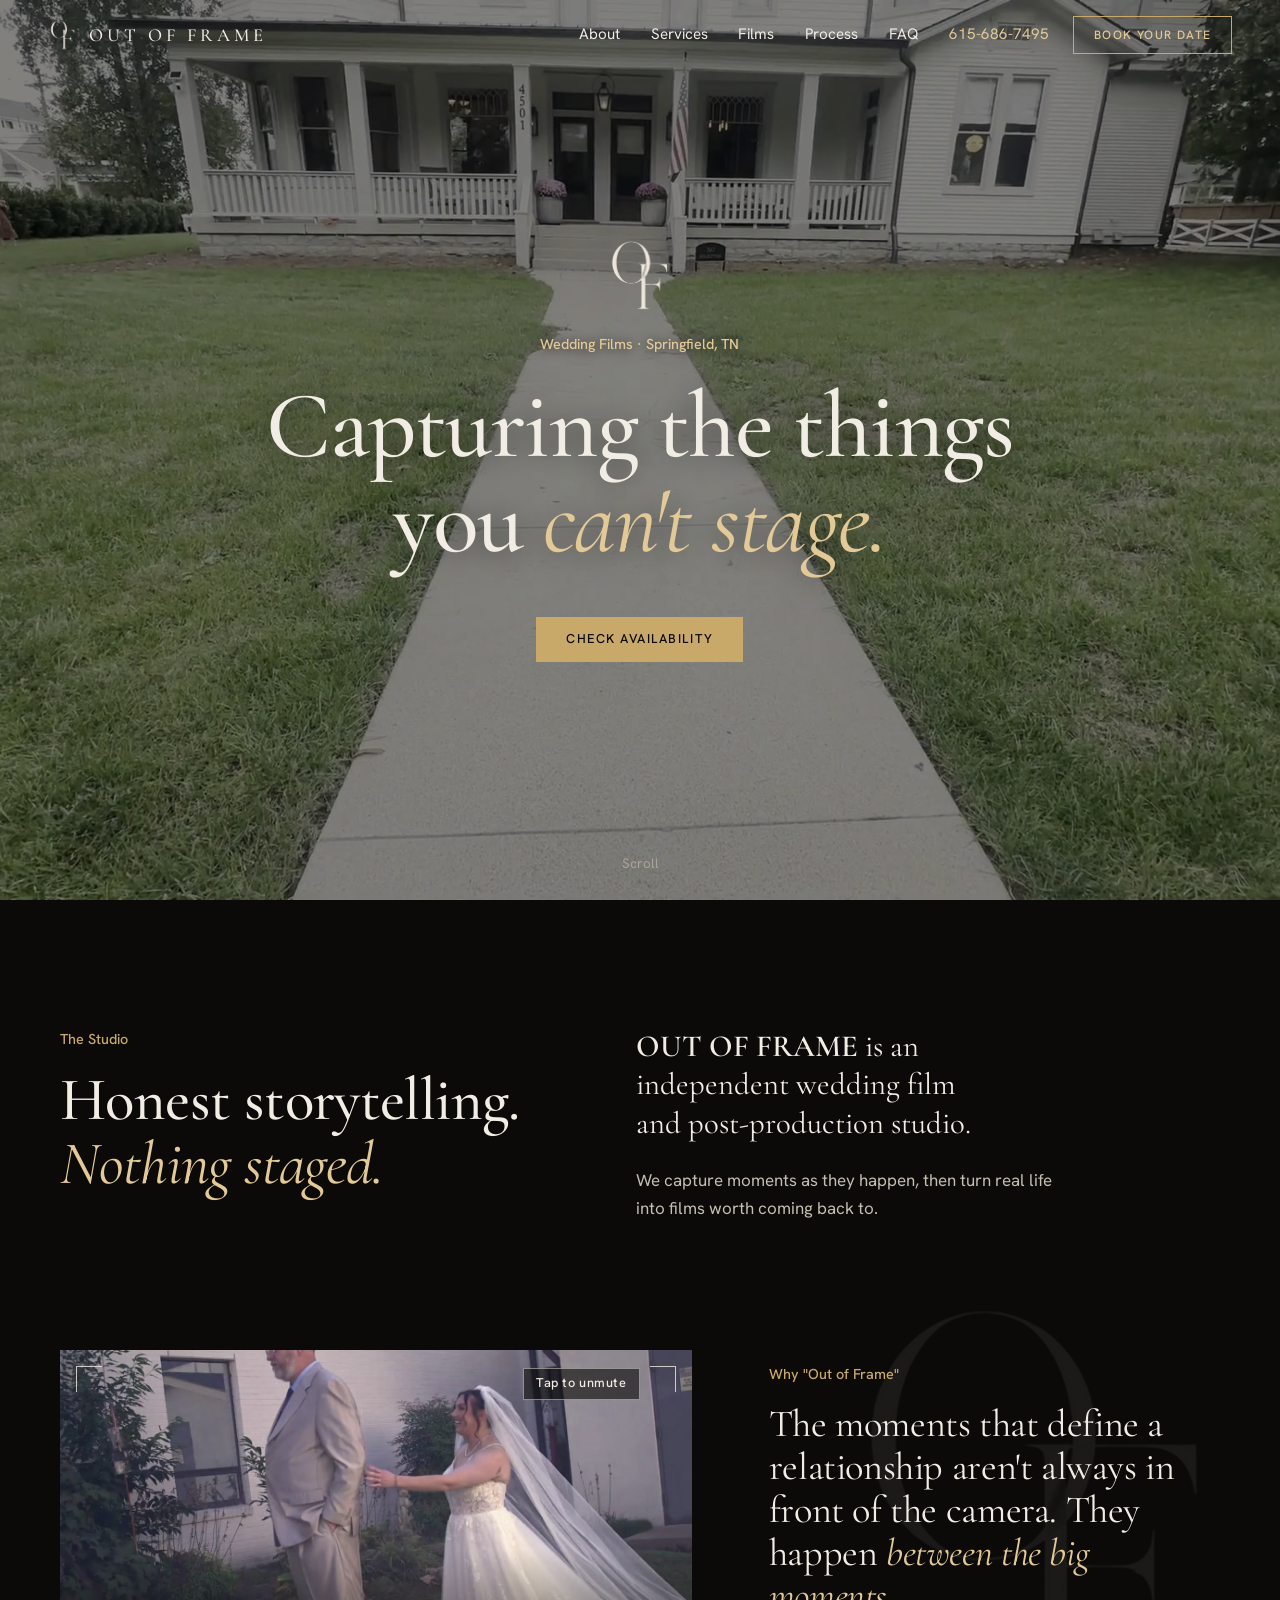
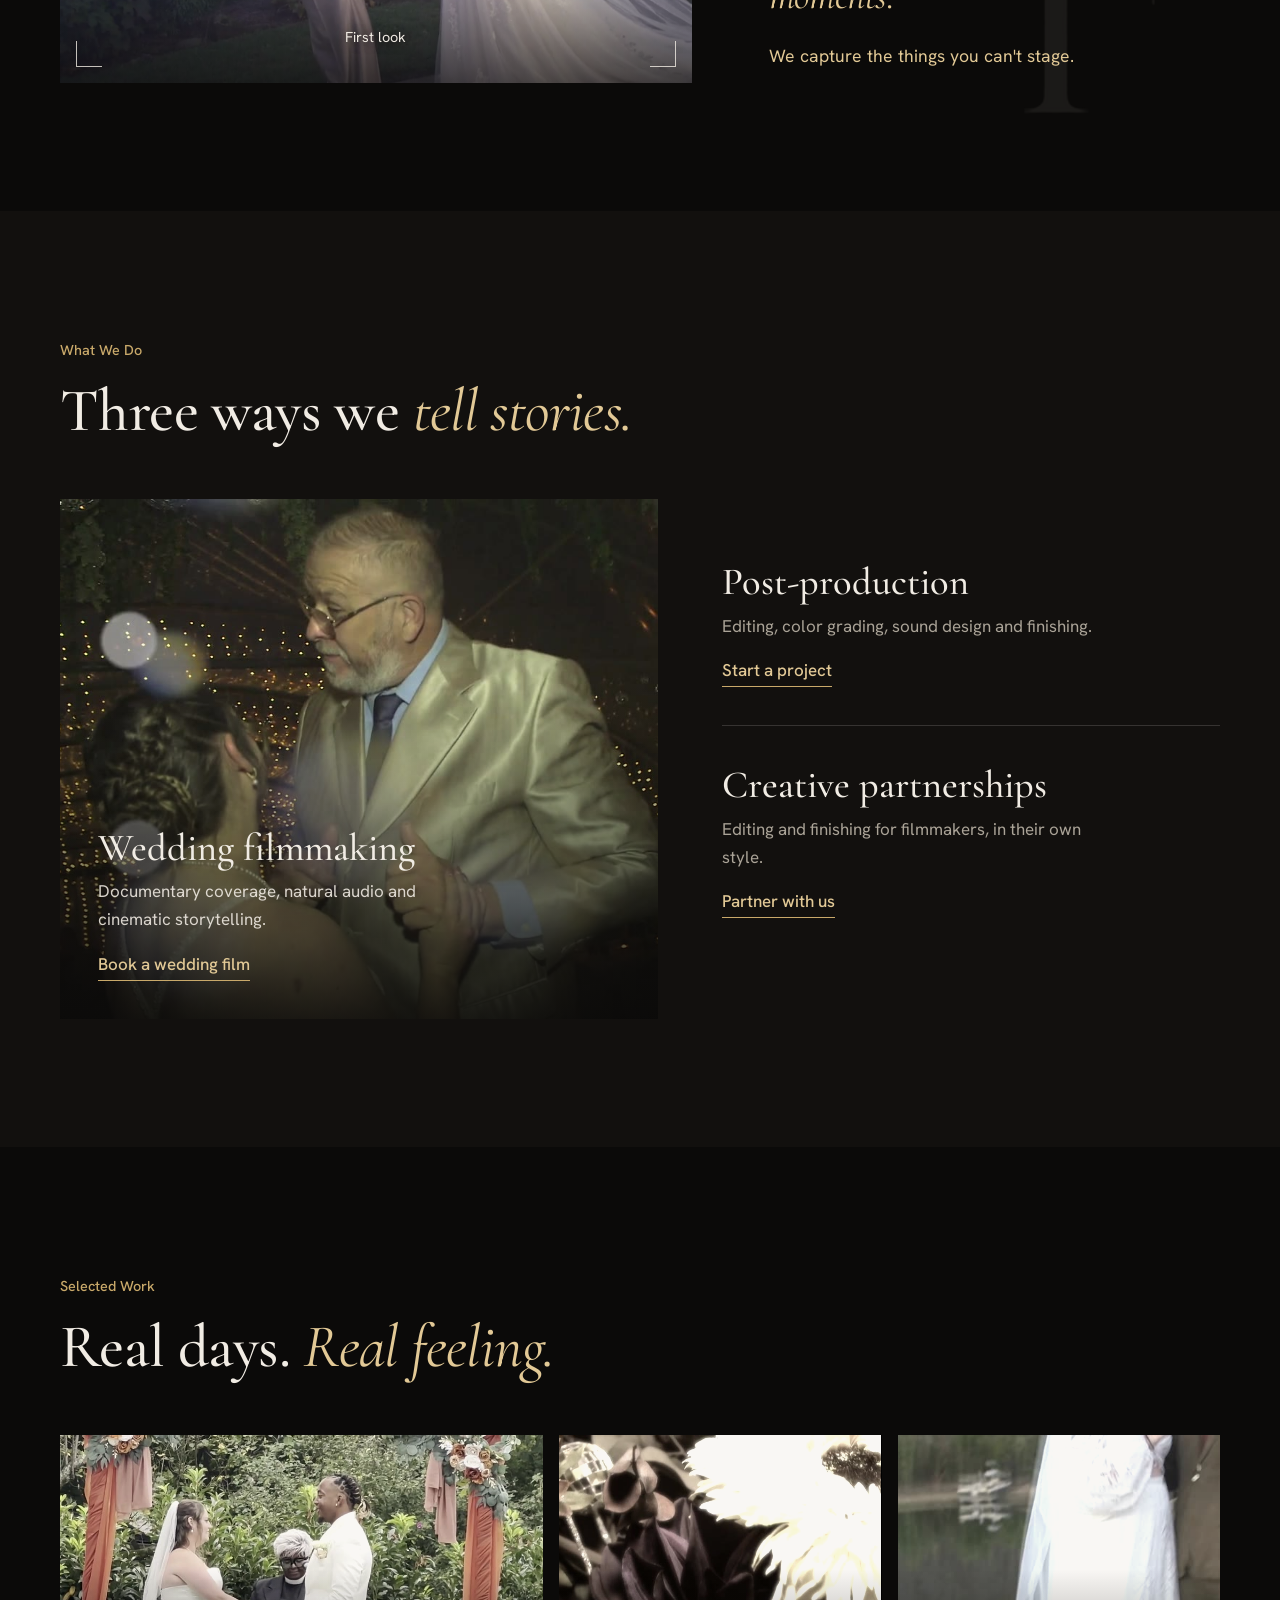
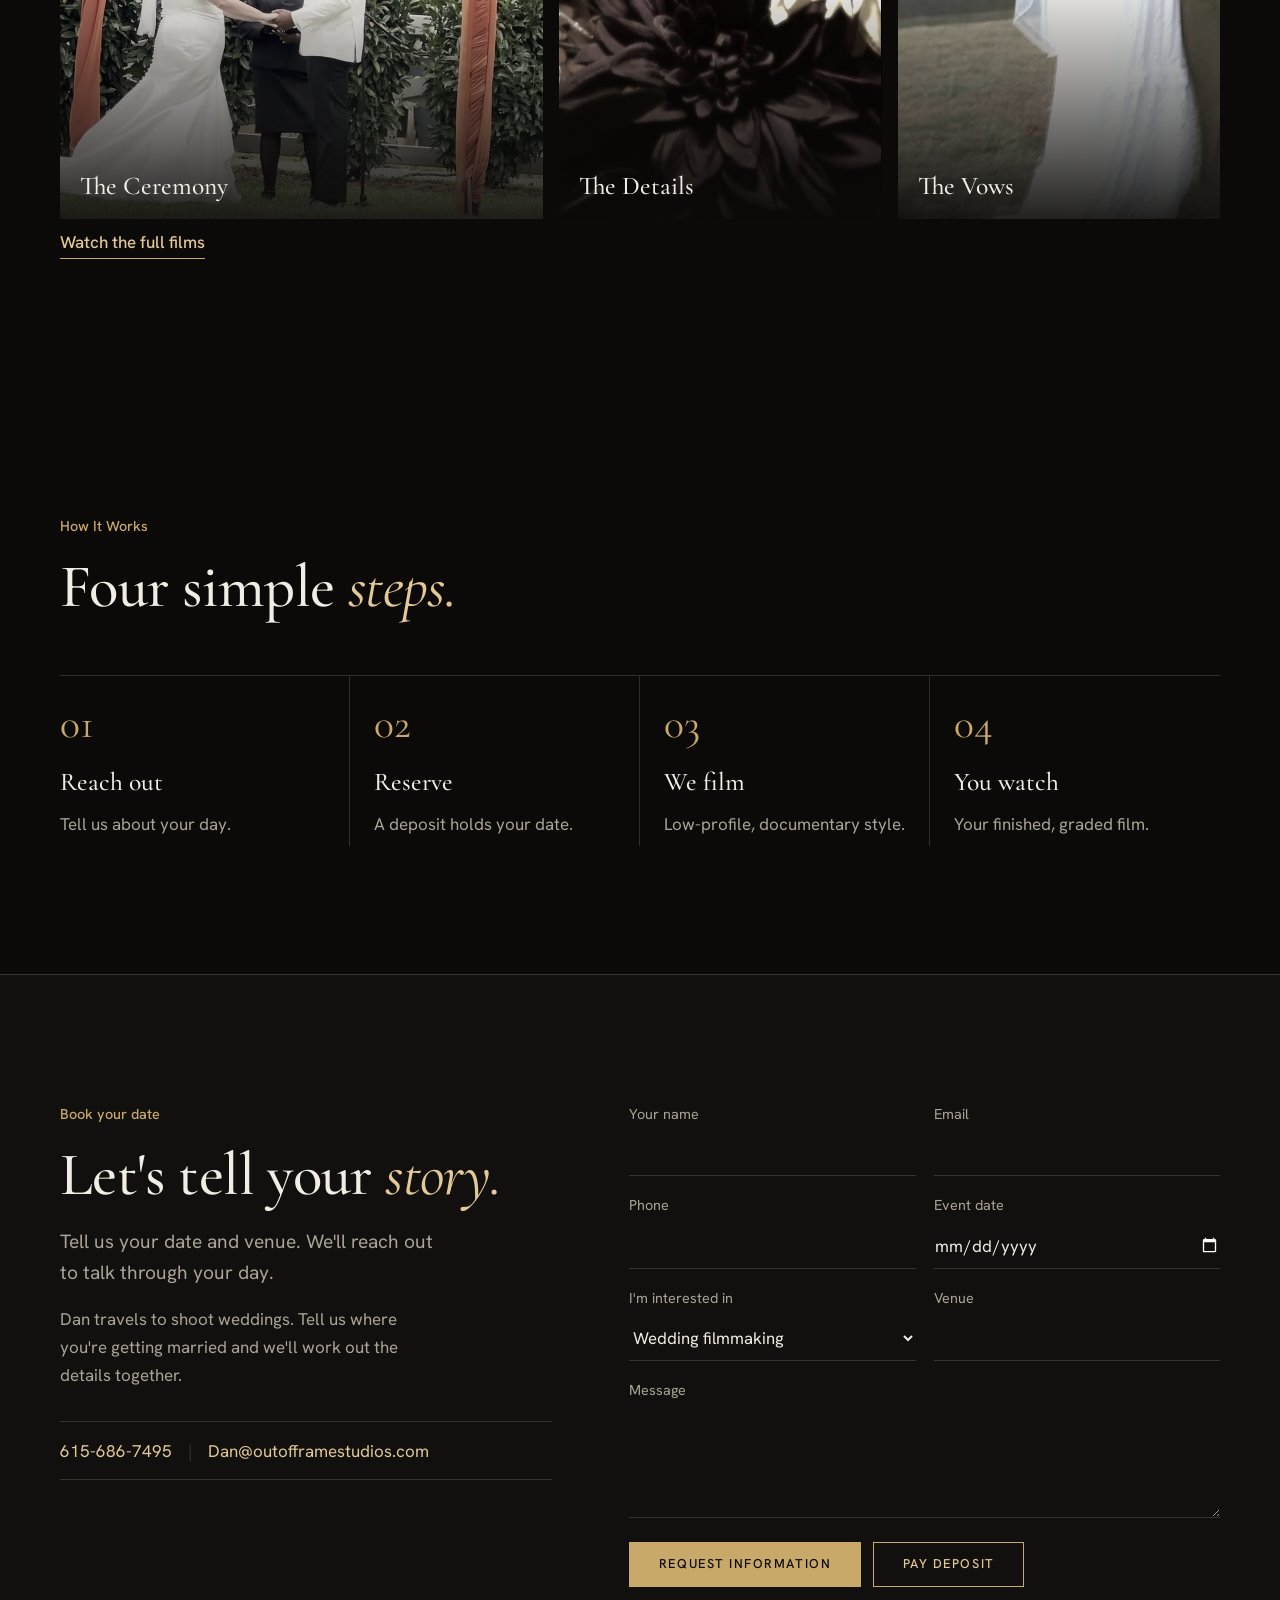
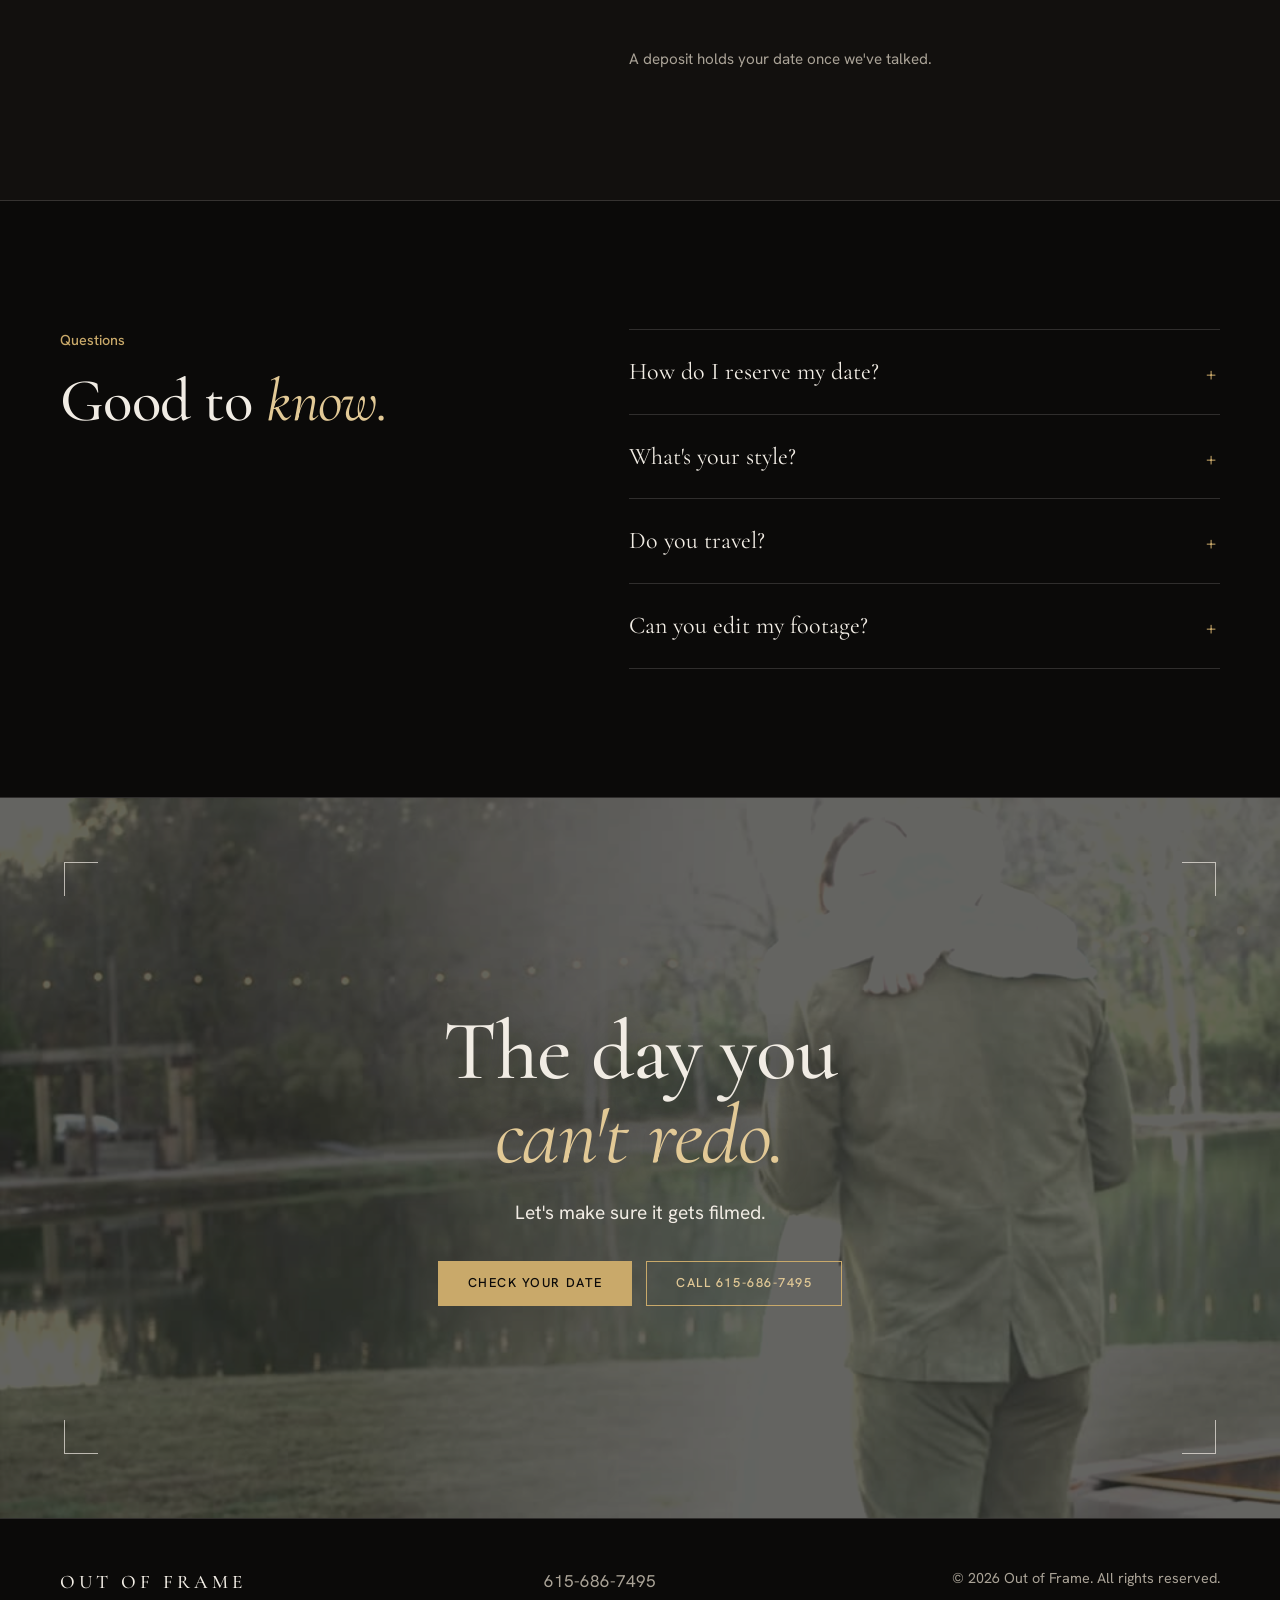
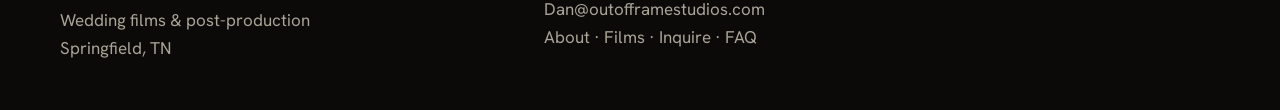
<file: index.html>
<!doctype html>
<html lang="en">
<head>
<meta charset="utf-8">
<meta name="viewport" content="width=device-width, initial-scale=1">
<title>Out of Frame | Wedding Films &amp; Post-Production</title>
<meta name="description" content="Independent wedding film and post-production studio in Springfield, TN. Honest, cinematic storytelling.">
<meta property="og:title" content="Out of Frame | Wedding Films & Post-Production">
<meta property="og:description" content="Capturing the things you can't stage. Wedding films and post-production, Springfield, TN.">
<meta property="og:image" content="https://outofframestudios.com/assets/og-image.jpg">
<meta property="og:image:width" content="1200">
<meta property="og:image:height" content="630">
<meta property="og:image:alt" content="A bride and groom walking through a field at sunset with the words Out of Frame, Wedding Films and Post Production">
<meta property="og:type" content="website">
<meta property="og:url" content="https://outofframestudios.com/">
<meta name="twitter:card" content="summary_large_image">
<meta name="twitter:image" content="https://outofframestudios.com/assets/og-image.jpg">
<meta name="theme-color" content="#0b0a09">
<link rel="icon" href="assets/logo-mark.png" type="image/png">
<link rel="preconnect" href="https://fonts.googleapis.com">
<link rel="preconnect" href="https://fonts.gstatic.com" crossorigin>
<link href="https://fonts.googleapis.com/css2?family=Cormorant+Garamond:ital,wght@0,400;0,500;1,400;1,500&family=Hanken+Grotesk:wght@400;500;600&display=swap" rel="stylesheet">
<link rel="stylesheet" href="css/styles.css">
<script type="application/ld+json">
{"@context":"https://schema.org","@type":"LocalBusiness","name":"Out of Frame","description":"Independent wedding film and post-production studio.","telephone":"+1-615-686-7495","email":"Dan@outofframestudios.com","address":{"@type":"PostalAddress","addressLocality":"Springfield","addressRegion":"TN","addressCountry":"US"}}
</script>
</head>
<body>

<header class="nav" id="nav">
  <a class="nav__logo" href="#top" aria-label="Out of Frame home">
    <img src="assets/logo-mark.png" alt="" width="30" height="33"><span>OUT OF FRAME</span>
  </a>
  <nav class="nav__links" id="navLinks" aria-label="Primary">
    <a href="about.html">About</a>
    <a href="#services">Services</a>
    <a href="films.html">Films</a>
    <a href="#process">Process</a>
    <a href="#faq">FAQ</a>
    <a class="nav__phone" href="tel:+16156867495" data-phone>615-686-7495</a>
  </nav>
  <a class="btn btn--sm nav__cta" href="#book">Book Your Date</a>
  <button class="nav__toggle" id="navToggle" aria-label="Menu" aria-expanded="false"><span></span><span></span></button>
</header>

<main id="top">

  <!-- HERO: sticky, focus-in on scroll -->
  <section class="hero" id="hero">
    <div class="hero__sticky">
      <div class="hero__bg" id="heroBg">
        <video class="hero__video" id="heroVideo" src="video/hero.mp4?v=3" poster="video/hero.jpg" autoplay muted loop playsinline preload="auto"></video>
      </div>
      <div class="hero__shade" id="heroShade"></div>

      <div class="hero__content" id="heroContent">
        <img class="hero__logo" src="assets/logo-mark.png" alt="Out of Frame monogram" width="84" height="93">
        <p class="eyebrow">Wedding Films · Springfield, TN</p>
        <h1 class="hero__title">Capturing the things<br>you <em>can't stage.</em></h1>
        <div class="hero__ctas">
          <a class="btn btn--solid" href="#book">Check Availability</a>
        </div>
      </div>

      <a class="hero__scroll" href="#story" id="heroScroll">Scroll</a>
    </div>
  </section>

  <!-- STORY -->
  <section class="section story" id="story">
    <div class="wrap story__grid">
      <div class="story__head reveal">
        <p class="eyebrow">The Studio</p>
        <h2 class="h2">Honest storytelling.<br><em>Nothing staged.</em></h2>
      </div>
      <div class="story__body reveal">
        <p class="lead"><strong>OUT OF FRAME</strong> is an independent wedding film and post-production studio.</p>
        <p>We capture moments as they happen, then turn real life into films worth coming back to.</p>
      </div>
    </div>

    <div class="wrap name reveal">
      <div class="name__media">
        <video src="video/first-look-2.mp4" poster="video/first-look-2.jpg" muted loop playsinline preload="metadata" aria-hidden="true"></video>
        <i></i><i></i><i></i><i></i>
        <span class="name__cap">First look</span>
        <button class="name__sound" id="soundBtn" type="button" aria-pressed="false">Tap to unmute</button>
      </div>
      <div class="name__copy">
        <img class="name__mark" src="assets/logo-mark.png" alt="" width="280" height="310">
        <p class="eyebrow">Why "Out of Frame"</p>
        <p class="name__text">The moments that define a relationship aren't always in front of the camera. They happen <em>between the big moments.</em></p>
        <p class="name__close">We capture the things you can't stage.</p>
      </div>
    </div>
  </section>

  <!-- SERVICES -->
  <section class="section services" id="services">
    <div class="wrap">
      <div class="section__head reveal">
        <p class="eyebrow">What We Do</p>
        <h2 class="h2">Three ways we <em>tell stories.</em></h2>
      </div>
      <div class="svc">
        <article class="svc__card--lg reveal">
          <div class="svc__clip" data-src="video/posey-dance.mp4" data-poster="video/posey-dance.jpg"></div>
          <div class="svc__text">
            <h3>Wedding filmmaking</h3>
            <p>Documentary coverage, natural audio and cinematic storytelling.</p>
            <a class="link" href="#book">Book a wedding film</a>
          </div>
        </article>
        <div class="svc__rows">
          <article class="svc__row reveal">
            <h3>Post-production</h3>
            <p>Editing, color grading, sound design and finishing.</p>
            <a class="link" href="#book">Start a project</a>
          </article>
          <article class="svc__row reveal">
            <h3>Creative partnerships</h3>
            <p>Editing and finishing for filmmakers, in their own style.</p>
            <a class="link" href="#book">Partner with us</a>
          </article>
        </div>
      </div>
    </div>
  </section>

  <!-- FILMS -->
  <section class="section films" id="films">
    <div class="wrap">
      <div class="section__head reveal">
        <p class="eyebrow">Selected Work</p>
        <h2 class="h2">Real days. <em>Real feeling.</em></h2>
      </div>

      <div class="reel" id="reel"></div>
      <p class="films-more"><a class="link" href="films.html">Watch the full films</a></p>
    </div>
  </section>

  <!-- PROCESS -->
  <section class="section process" id="process">
    <div class="wrap">
      <div class="section__head reveal">
        <p class="eyebrow">How It Works</p>
        <h2 class="h2">Four simple <em>steps.</em></h2>
      </div>
      <ol class="steps">
        <li class="reveal"><b>01</b><h3>Reach out</h3><p>Tell us about your day.</p></li>
        <li class="reveal"><b>02</b><h3>Reserve</h3><p>A deposit holds your date.</p></li>
        <li class="reveal"><b>03</b><h3>We film</h3><p>Low-profile, documentary style.</p></li>
        <li class="reveal"><b>04</b><h3>You watch</h3><p>Your finished, graded film.</p></li>
      </ol>
    </div>
  </section>

  <!-- BOOK -->
  <section class="section book" id="book">
    <div class="wrap book__grid">
      <div class="book__intro reveal">
        <p class="eyebrow">Book your date</p>
        <h2 class="h2">Let's tell your <em>story.</em></h2>
        <p class="lead">Tell us your date and venue. We'll reach out to talk through your day.</p>
        <p class="book__travel">Dan travels to shoot weddings. Tell us where you're getting married and we'll work out the details together.</p>

        <p class="book__contact"><a href="tel:+16156867495" data-phone>615-686-7495</a><span aria-hidden="true">|</span><a href="mailto:Dan@outofframestudios.com">Dan@outofframestudios.com</a></p>
      </div>

      <form class="form reveal" id="inquiryForm" novalidate>
        <div class="form__row">
          <label>Your name<input name="name" required autocomplete="name"></label>
          <label>Email<input name="email" type="email" required autocomplete="email"></label>
        </div>
        <div class="form__row">
          <label>Phone<input name="phone" type="tel" autocomplete="tel"></label>
          <label>Event date<input name="date" type="date"></label>
        </div>
        <div class="form__row">
          <label>I'm interested in
            <select name="service">
              <option>Wedding filmmaking</option>
              <option>Special event film</option>
              <option>Post-production / editing</option>
              <option>Creative partnership</option>
            </select>
          </label>
          <label>Venue<input name="venue"></label>
        </div>
        <label>Message<textarea name="message" rows="4"></textarea></label>
        <input type="text" name="_gotcha" tabindex="-1" autocomplete="off" class="hp" aria-hidden="true">
        <div class="form__actions">
          <button class="btn btn--solid" type="submit">Request Information</button>
          <a class="btn" id="depositBtn" href="#" target="_blank" rel="noopener">Pay Deposit</a>
        </div>
        <p class="form__status" id="formStatus" role="status"></p>
        <p class="form__deposit">A deposit holds your date once we've talked.</p>
      </form>
    </div>
  </section>

  <!-- FAQ -->
  <section class="section faq" id="faq">
    <div class="wrap faq__grid">
      <div class="reveal">
        <p class="eyebrow">Questions</p>
        <h2 class="h2">Good to <em>know.</em></h2>
      </div>
      <div class="acc reveal">
        <details><summary>How do I reserve my date?</summary><p>Send an inquiry, then place a deposit. Your date is held once it's received.</p></details>
        <details><summary>What's your style?</summary><p>Documentary and low-profile. Natural audio, real emotion, no forced poses.</p></details>
        <details><summary>Do you travel?</summary><p>Yes. Dan travels to shoot weddings, and the details can be worked out together. Reach out with your location.</p></details>
        <details><summary>Can you edit my footage?</summary><p>Yes. We edit, grade and finish for other filmmakers.</p></details>
      </div>
    </div>
  </section>

  <section class="closing" id="closing">
    <div class="closing__sticky">
    <div class="closing__bg"><video src="video/percy-sunset.mp4?v=2" poster="video/percy-sunset.jpg?v=2" muted loop playsinline preload="metadata" aria-hidden="true"></video></div>
    <div class="closing__frame" aria-hidden="true"><i></i><i></i><i></i><i></i></div>
    <div class="wrap closing__inner">
      <h2 class="closing__title">The day you<br><em>can't redo.</em></h2>
      <p class="closing__sub">Let's make sure it gets filmed.</p>
      <div class="hero__ctas">
        <a class="btn btn--solid" href="#book">Check Your Date</a>
        <a class="btn" href="tel:+16156867495" data-phone-btn>Call 615-686-7495</a>
      </div>
    </div>
    </div>
  </section>
</main>

<footer class="footer">
  <div class="wrap footer__grid">
    <div><b class="footer__brand">OUT OF FRAME</b><p>Wedding films &amp; post-production<br>Springfield, TN</p></div>
    <div><p><a href="tel:+16156867495" data-phone>615-686-7495</a></p><p><a href="mailto:Dan@outofframestudios.com">Dan@outofframestudios.com</a></p><p><a href="about.html">About</a> · <a href="films.html">Films</a> · <a href="#book">Inquire</a> · <a href="#faq">FAQ</a></p></div>
    <p class="footer__copy">© <span id="yr"></span> Out of Frame. All rights reserved.</p>
  </div>
</footer>

<!-- Film modal -->
<div class="modal" id="modal" hidden>
  <button class="modal__close" id="modalClose" aria-label="Close">×</button>
  <div class="modal__frame" id="modalFrame"></div>
</div>

<script src="js/config.js"></script>
<script src="js/main.js"></script>
</body>
</html>
</file>
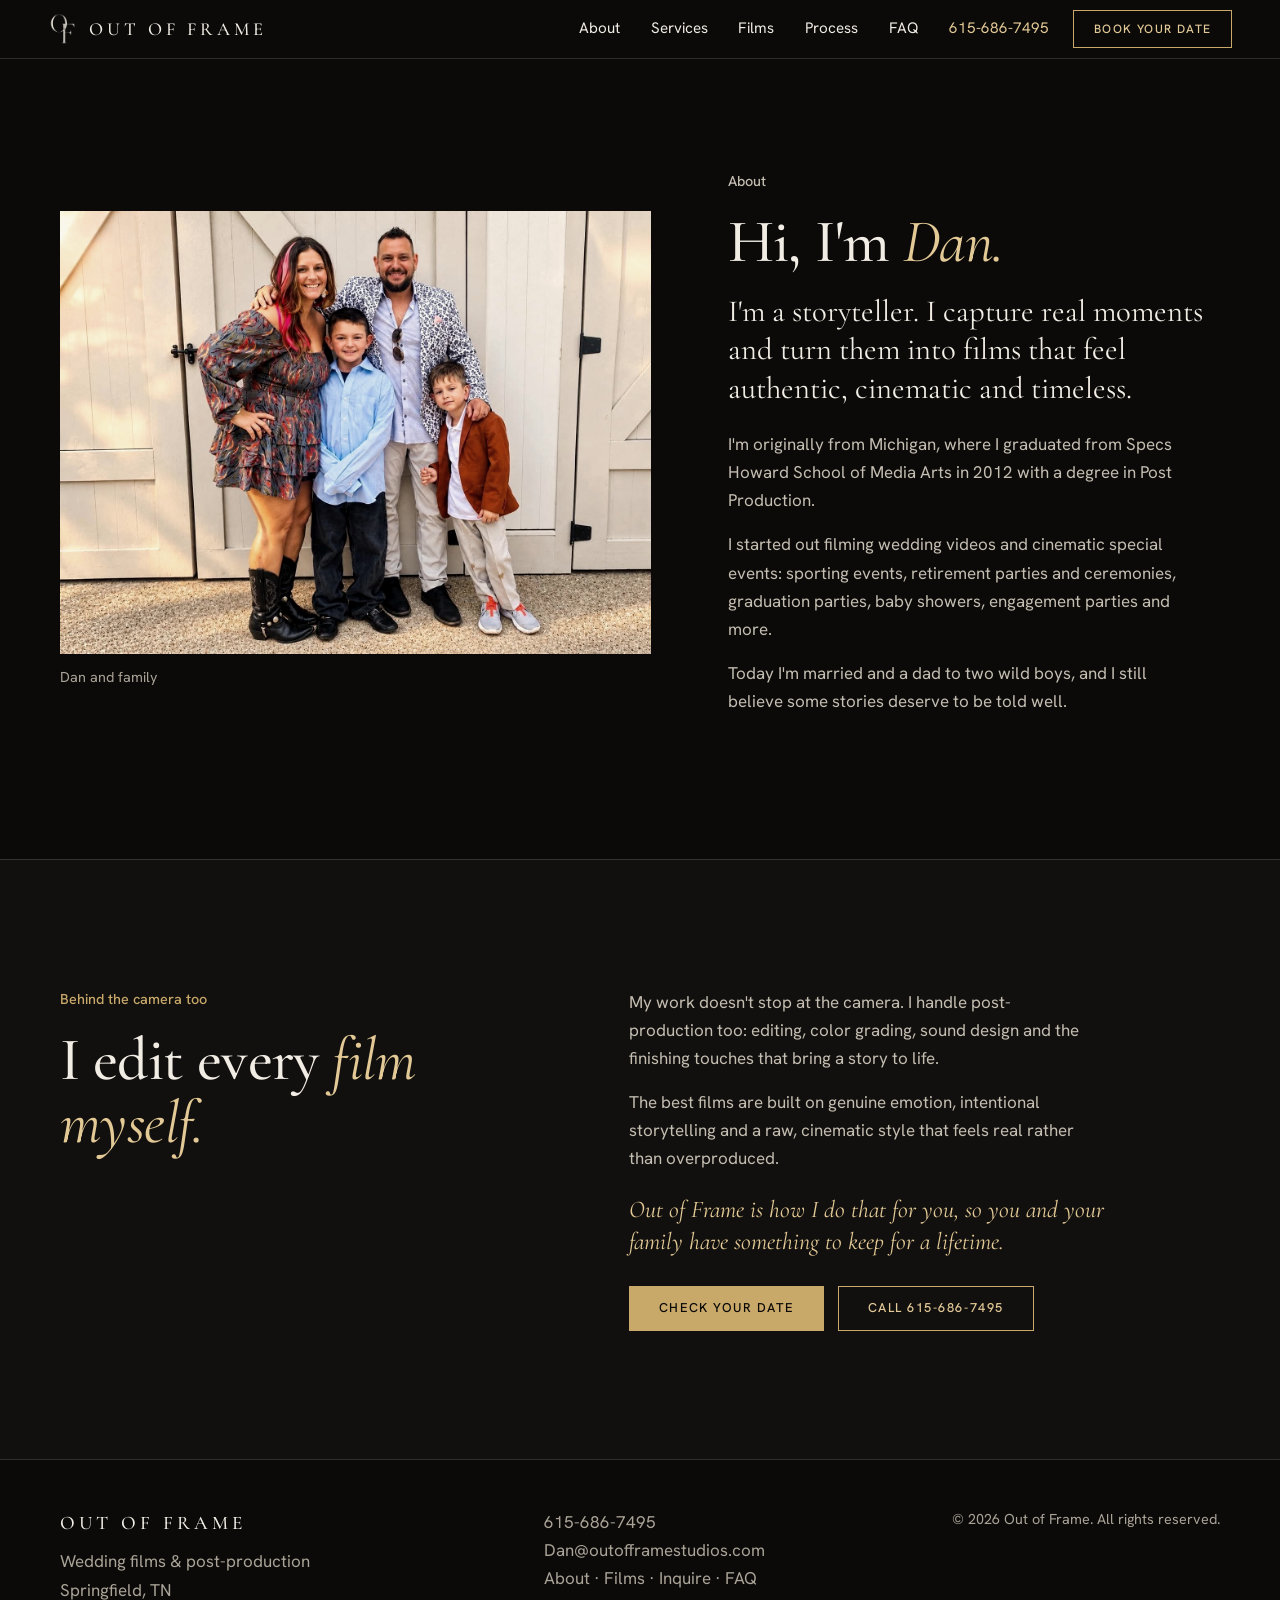
<file: about.html>
<!doctype html>
<html lang="en">
<head>
<meta charset="utf-8">
<meta name="viewport" content="width=device-width, initial-scale=1">
<title>About Dan | Out of Frame</title>
<meta name="description" content="Dan is the filmmaker and editor behind Out of Frame in Springfield, TN. Originally from Michigan, with a degree in Post Production and a focus on real, cinematic wedding films.">
<meta property="og:title" content="About Dan | Out of Frame">
<meta property="og:description" content="The filmmaker and editor behind Out of Frame, Springfield, TN.">
<meta property="og:image" content="https://outofframestudios.com/assets/og-image.jpg">
<meta property="og:image:width" content="1200">
<meta property="og:image:height" content="630">
<meta property="og:image:alt" content="A bride and groom walking through a field at sunset with the words Out of Frame, Wedding Films and Post Production">
<meta property="og:type" content="website">
<meta property="og:url" content="https://outofframestudios.com/about">
<meta name="twitter:card" content="summary_large_image">
<meta name="twitter:image" content="https://outofframestudios.com/assets/og-image.jpg">
<meta name="theme-color" content="#0b0a09">
<link rel="icon" href="assets/logo-mark.png" type="image/png">
<link rel="preconnect" href="https://fonts.googleapis.com">
<link rel="preconnect" href="https://fonts.gstatic.com" crossorigin>
<link href="https://fonts.googleapis.com/css2?family=Cormorant+Garamond:ital,wght@0,400;0,500;1,400;1,500&family=Hanken+Grotesk:wght@400;500;600&display=swap" rel="stylesheet">
<link rel="stylesheet" href="css/styles.css">
</head>
<body>

<header class="nav is-solid" id="nav">
  <a class="nav__logo" href="index.html" aria-label="Out of Frame home">
    <img src="assets/logo-mark.png" alt="" width="30" height="33"><span>OUT OF FRAME</span>
  </a>
  <nav class="nav__links" id="navLinks" aria-label="Primary">
    <a href="about.html" aria-current="page">About</a>
    <a href="index.html#services">Services</a>
    <a href="films.html">Films</a>
    <a href="index.html#process">Process</a>
    <a href="index.html#faq">FAQ</a>
    <a class="nav__phone" href="tel:+16156867495" data-phone>615-686-7495</a>
  </nav>
  <a class="btn btn--sm nav__cta" href="index.html#book">Book Your Date</a>
  <button class="nav__toggle" id="navToggle" aria-label="Menu" aria-expanded="false"><span></span><span></span></button>
</header>

<main>
  <section class="section about">
    <div class="wrap about__grid">
      <figure class="about__photo reveal">
        <img src="assets/dan-family.jpg" alt="Dan with his family" width="1448" height="1086">
        <figcaption>Dan and family</figcaption>
      </figure>

      <div class="about__copy reveal">
        <p class="eyebrow">About</p>
        <h1 class="h2">Hi, I'm <em>Dan.</em></h1>
        <p class="lead">I'm a storyteller. I capture real moments and turn them into films that feel authentic, cinematic and timeless.</p>
        <p>I'm originally from Michigan, where I graduated from Specs Howard School of Media Arts in 2012 with a degree in Post Production.</p>
        <p>I started out filming wedding videos and cinematic special events: sporting events, retirement parties and ceremonies, graduation parties, baby showers, engagement parties and more.</p>
        <p>Today I'm married and a dad to two wild boys, and I still believe some stories deserve to be told well.</p>
      </div>
    </div>
  </section>

  <section class="section about-craft">
    <div class="wrap about-craft__grid">
      <div class="reveal">
        <p class="eyebrow">Behind the camera too</p>
        <h2 class="h2">I edit every <em>film myself.</em></h2>
      </div>
      <div class="about-craft__body reveal">
        <p>My work doesn't stop at the camera. I handle post-production too: editing, color grading, sound design and the finishing touches that bring a story to life.</p>
        <p>The best films are built on genuine emotion, intentional storytelling and a raw, cinematic style that feels real rather than overproduced.</p>
        <p class="about-craft__close">Out of Frame is how I do that for you, so you and your family have something to keep for a lifetime.</p>
        <div class="hero__ctas about-craft__ctas">
          <a class="btn btn--solid" href="index.html#book">Check Your Date</a>
          <a class="btn" href="tel:+16156867495" data-phone-btn>Call 615-686-7495</a>
        </div>
      </div>
    </div>
  </section>
</main>

<footer class="footer">
  <div class="wrap footer__grid">
    <div><b class="footer__brand">OUT OF FRAME</b><p>Wedding films &amp; post-production<br>Springfield, TN</p></div>
    <div><p><a href="tel:+16156867495" data-phone>615-686-7495</a></p><p><a href="mailto:Dan@outofframestudios.com">Dan@outofframestudios.com</a></p><p><a href="about.html">About</a> · <a href="films.html">Films</a> · <a href="index.html#book">Inquire</a> · <a href="index.html#faq">FAQ</a></p></div>
    <p class="footer__copy">© <span id="yr"></span> Out of Frame. All rights reserved.</p>
  </div>
</footer>

<script src="js/config.js"></script>
<script src="js/about.js"></script>
</body>
</html>
</file>
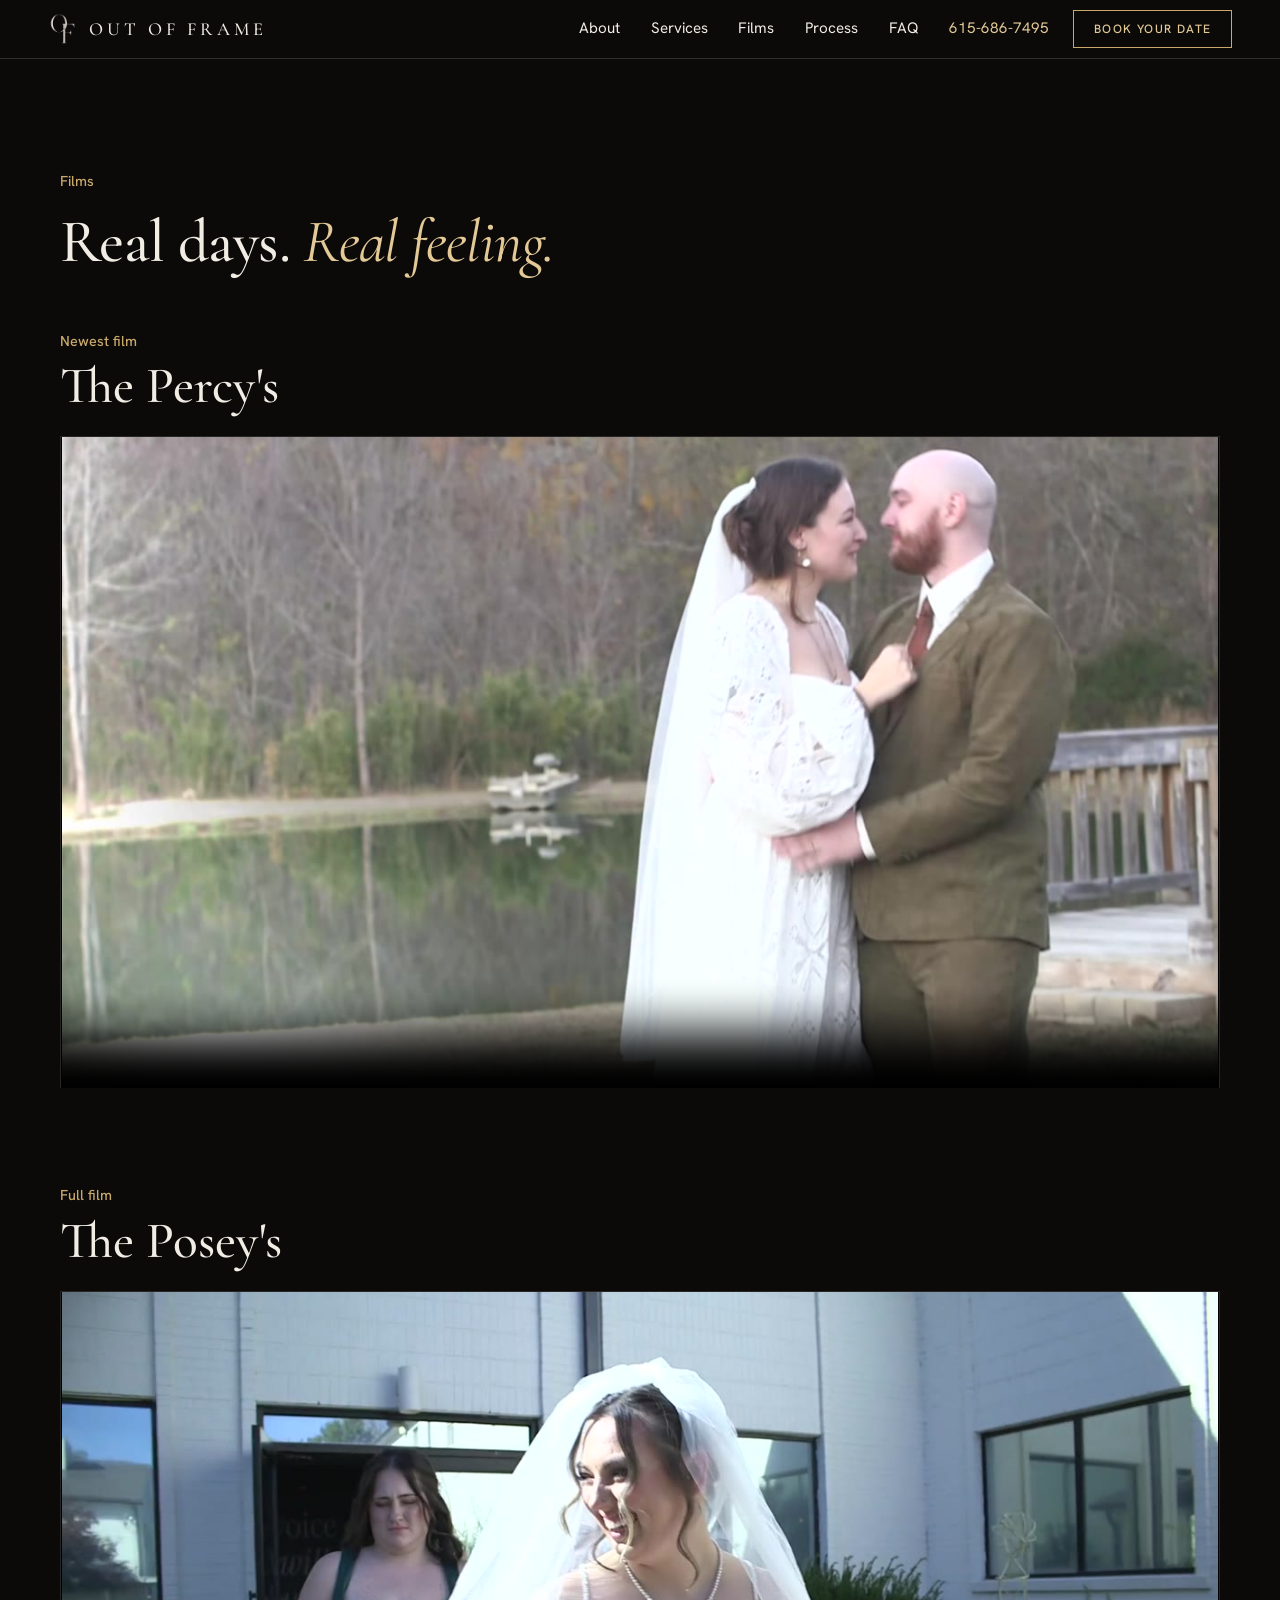
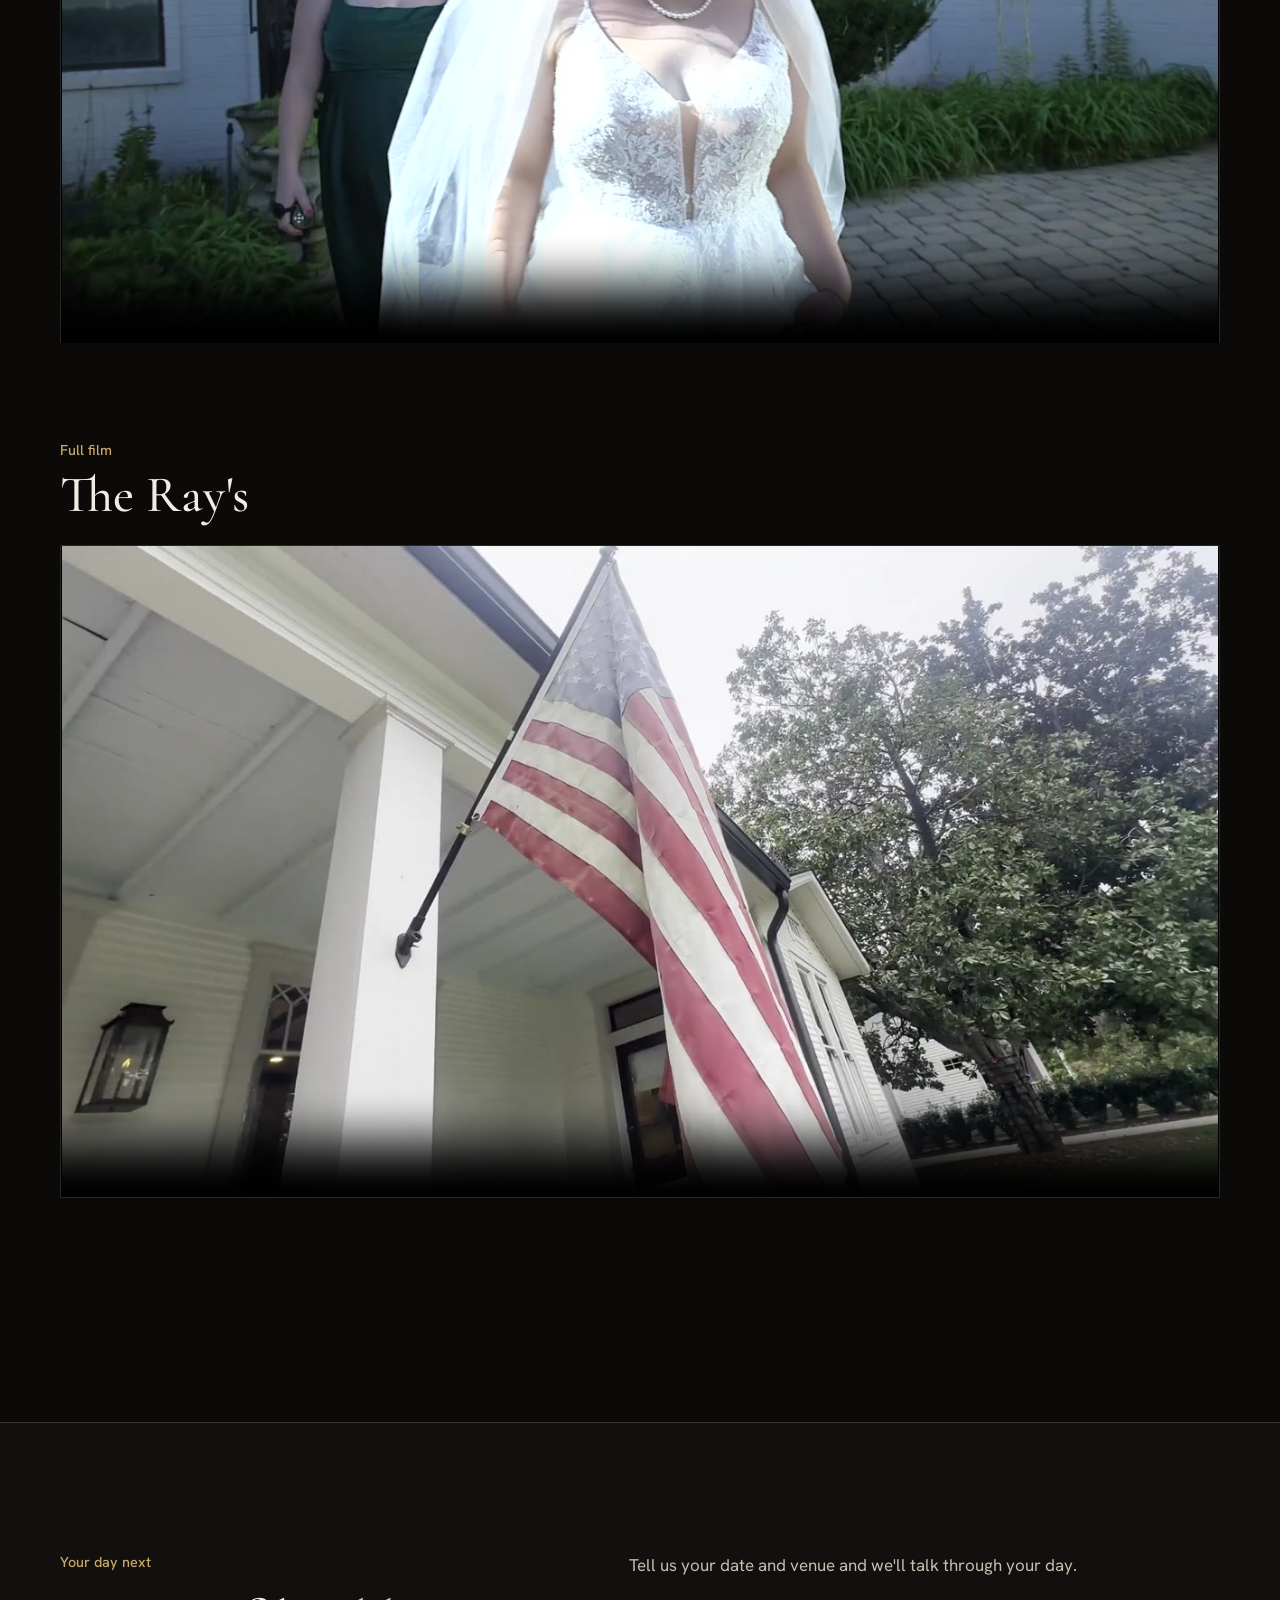
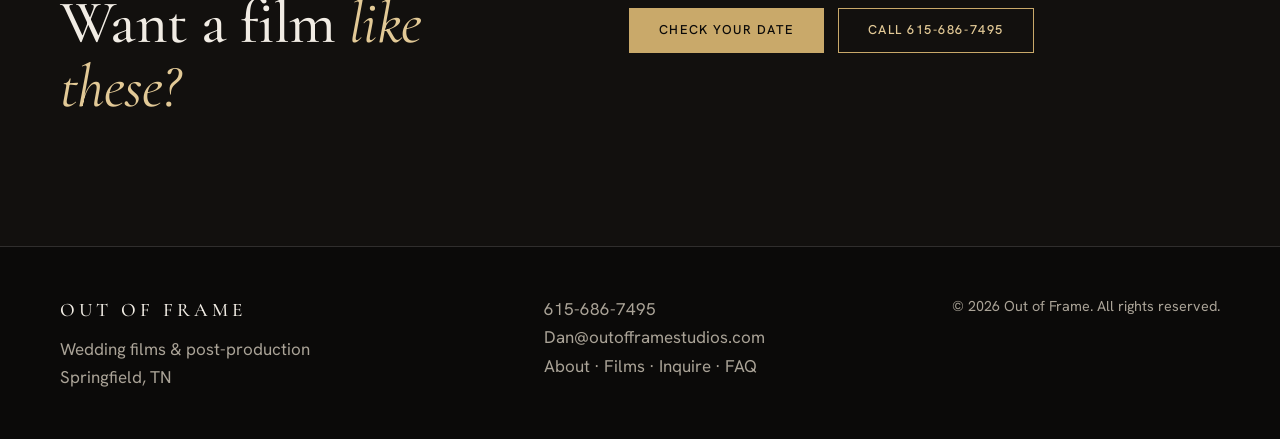
<file: films.html>
<!doctype html>
<html lang="en">
<head>
<meta charset="utf-8">
<meta name="viewport" content="width=device-width, initial-scale=1">
<title>Wedding Films | Out of Frame</title>
<meta name="description" content="Watch full wedding films by Out of Frame, Springfield, TN. Real days, natural audio and cinematic storytelling.">
<meta property="og:title" content="Wedding Films | Out of Frame">
<meta property="og:description" content="Full wedding films by Out of Frame, Springfield, TN.">
<meta property="og:image" content="https://outofframestudios.com/assets/og-image.jpg">
<meta property="og:image:width" content="1200">
<meta property="og:image:height" content="630">
<meta property="og:type" content="website">
<meta property="og:url" content="https://outofframestudios.com/films">
<meta name="twitter:card" content="summary_large_image">
<meta name="twitter:image" content="https://outofframestudios.com/assets/og-image.jpg">
<meta name="theme-color" content="#0b0a09">
<link rel="icon" href="assets/logo-mark.png" type="image/png">
<link rel="preconnect" href="https://fonts.googleapis.com">
<link rel="preconnect" href="https://fonts.gstatic.com" crossorigin>
<link href="https://fonts.googleapis.com/css2?family=Cormorant+Garamond:ital,wght@0,400;0,500;1,400;1,500&family=Hanken+Grotesk:wght@400;500;600&display=swap" rel="stylesheet">
<link rel="stylesheet" href="css/styles.css">
</head>
<body>

<header class="nav is-solid" id="nav">
  <a class="nav__logo" href="index.html" aria-label="Out of Frame home">
    <img src="assets/logo-mark.png" alt="" width="30" height="33"><span>OUT OF FRAME</span>
  </a>
  <nav class="nav__links" id="navLinks" aria-label="Primary">
    <a href="about.html">About</a>
    <a href="index.html#services">Services</a>
    <a href="films.html" aria-current="page">Films</a>
    <a href="index.html#process">Process</a>
    <a href="index.html#faq">FAQ</a>
    <a class="nav__phone" href="tel:+16156867495" data-phone>615-686-7495</a>
  </nav>
  <a class="btn btn--sm nav__cta" href="index.html#book">Book Your Date</a>
  <button class="nav__toggle" id="navToggle" aria-label="Menu" aria-expanded="false"><span></span><span></span></button>
</header>

<main>
  <section class="section films-page">
    <div class="wrap">
      <div class="section__head reveal">
        <p class="eyebrow">Films</p>
        <h1 class="h2">Real days. <em>Real feeling.</em></h1>
      </div>

      <article class="film reveal">
        <div class="film__head">
          <div>
            <p class="film__tag">Newest film</p>
            <h2 class="film__title">The Percy's</h2>
          </div>
        </div>
        <div class="film__player">
          <video controls muted playsinline preload="metadata" poster="video/percy-poster.jpg?v=2" data-film="percyFilm" aria-label="The Percy's vow renewal film"></video>
        </div>
      </article>

      <article class="film reveal">
        <div class="film__head">
          <div>
            <p class="film__tag">Full film</p>
            <h2 class="film__title">The Posey's</h2>
          </div>
        </div>
        <div class="film__player">
          <video controls muted playsinline preload="metadata" poster="video/posey-poster.jpg" data-film="poseyFilm" aria-label="The Posey's wedding film"></video>
        </div>
      </article>

      <article class="film reveal">
        <div class="film__head">
          <div>
            <p class="film__tag">Full film</p>
            <h2 class="film__title">The Ray's</h2>
          </div>
        </div>
        <div class="film__player">
          <video controls muted playsinline preload="metadata" poster="video/ray-poster.jpg" data-film="rayFilm" aria-label="The Ray's wedding film"></video>
        </div>
      </article>
    </div>
  </section>

  <section class="section about-craft">
    <div class="wrap about-craft__grid">
      <div class="reveal">
        <p class="eyebrow">Your day next</p>
        <h2 class="h2">Want a film <em>like these?</em></h2>
      </div>
      <div class="about-craft__body reveal">
        <p>Tell us your date and venue and we'll talk through your day.</p>
        <div class="hero__ctas about-craft__ctas">
          <a class="btn btn--solid" href="index.html#book">Check Your Date</a>
          <a class="btn" href="tel:+16156867495" data-phone-btn>Call 615-686-7495</a>
        </div>
      </div>
    </div>
  </section>
</main>

<footer class="footer">
  <div class="wrap footer__grid">
    <div><b class="footer__brand">OUT OF FRAME</b><p>Wedding films &amp; post-production<br>Springfield, TN</p></div>
    <div><p><a href="tel:+16156867495" data-phone>615-686-7495</a></p><p><a href="mailto:Dan@outofframestudios.com">Dan@outofframestudios.com</a></p><p><a href="about.html">About</a> · <a href="films.html">Films</a> · <a href="index.html#book">Inquire</a> · <a href="index.html#faq">FAQ</a></p></div>
    <p class="footer__copy">© <span id="yr"></span> Out of Frame. All rights reserved.</p>
  </div>
</footer>

<script src="js/config.js"></script>
<script src="js/about.js"></script>
</body>
</html>
</file>
<file: css/styles.css>
/* Out of Frame. Two typefaces: Cormorant Garamond (headings), Hanken Grotesk (everything else). */
:root{
  --bg:#0b0a09; --bg2:#12100e; --ink:#f1ece4; --mute:#aaa397; --line:rgba(241,236,228,.16);
  --gold:#c9a96a; --gold2:#e2c996;
  --serif:'Cormorant Garamond',Georgia,serif; --sans:'Hanken Grotesk',system-ui,sans-serif;
  --photo-filter:contrast(1.08) saturate(.85) brightness(.96) sepia(.05);
  --ease:cubic-bezier(.2,.7,.2,1);
  --gutter:24px;
}
*{box-sizing:border-box;margin:0;padding:0}
html{scroll-behavior:smooth;scroll-padding-top:70px}
body{background:var(--bg);color:var(--ink);font-family:var(--sans);font-weight:400;font-size:1.0625rem;line-height:1.65;-webkit-font-smoothing:antialiased;overflow-x:hidden}
button,input,select,textarea{font-family:inherit}
img{max-width:100%;display:block}
a{color:inherit;text-decoration:none}
:focus-visible{outline:2px solid var(--gold2);outline-offset:3px}
.wrap{width:min(1160px,100% - var(--gutter) * 2);margin-inline:auto}

.eyebrow{font-size:.9rem;font-weight:500;color:var(--gold);margin-bottom:1rem}
.h2{font-family:var(--serif);font-weight:500;font-size:clamp(2.3rem,4.8vw,3.8rem);line-height:1.05;letter-spacing:-.01em}
.h2 em,.hero__title em,.closing__title em{font-style:italic;color:var(--gold2);font-weight:400}
.lead{font-size:1.2rem;margin-bottom:1rem}
.section{padding:clamp(72px,10vw,128px) 0}
.section__head{margin-bottom:clamp(32px,5vw,56px)}

/* Buttons */
.btn{position:relative;isolation:isolate;overflow:hidden;display:inline-flex;align-items:center;justify-content:center;padding:.95rem 1.8rem;border:1px solid var(--gold);color:var(--gold2);font:500 .8rem/1 var(--sans);letter-spacing:.12em;text-transform:uppercase;cursor:pointer;background:transparent;transition:color .3s}
.btn::before{content:"";position:absolute;inset:0;z-index:-1;background:var(--gold);transform:scaleX(0);transform-origin:left;transition:transform .4s var(--ease)}
.btn:hover{color:#0b0a09}
.btn:hover::before{transform:scaleX(1)}
.btn--solid{background:var(--gold);color:#0b0a09}
.btn--solid::before{background:var(--ink)}
.btn--sm{padding:.75rem 1.2rem;font-size:.75rem}
.link{display:inline-block;margin-top:1rem;font-weight:500;color:var(--gold2);border-bottom:1px solid var(--gold);padding-bottom:2px}
.link:hover{color:var(--ink);border-color:var(--ink)}

/* Nav */
.nav{position:fixed;inset:0 0 auto 0;z-index:50;display:flex;align-items:center;justify-content:space-between;gap:24px;padding:16px clamp(20px,4vw,48px);transition:background .3s,padding .3s}
.nav.is-solid{background:var(--bg);padding-block:10px;border-bottom:1px solid var(--line)}
.nav__logo{display:flex;align-items:center;gap:12px;font-family:var(--serif);font-size:1.15rem;letter-spacing:.22em;font-weight:500}
.nav__logo img{height:32px;width:auto}
.nav__links{display:flex;align-items:center;gap:clamp(18px,2.4vw,34px);margin-left:auto;font-size:.95rem}
.nav__links a{transition:color .2s}.nav__links a:hover{color:var(--gold2)}
.nav__links .nav__phone{color:var(--gold2)}
.nav__toggle{display:none;background:none;border:0;width:36px;height:36px;position:relative;cursor:pointer}
.nav__toggle span{position:absolute;left:6px;right:6px;height:1px;background:var(--ink);transition:.3s}
.nav__toggle span:first-child{top:14px}.nav__toggle span:last-child{top:21px}
.nav.open .nav__toggle span:first-child{top:18px;transform:rotate(45deg)}
.nav.open .nav__toggle span:last-child{top:18px;transform:rotate(-45deg)}

/* Hero: full-screen looping video */
.hero{height:100vh;height:100svh;position:relative}
.hero__sticky{position:relative;height:100%;overflow:hidden;display:grid;place-items:center}
.hero__bg{position:absolute;inset:0}
.hero__video{position:absolute;inset:0;width:100%;height:100%;object-fit:cover;filter:var(--photo-filter)}
.hero__shade{position:absolute;inset:0;background:rgba(11,10,9,.5);pointer-events:none}
.hero__content{position:relative;z-index:3;text-align:center;padding:0 var(--gutter);max-width:960px;will-change:transform,opacity}
.hero__logo{margin:0 auto 1.2rem;height:76px;width:auto}
.hero__content .eyebrow{margin-bottom:1.4rem;color:var(--gold2);text-shadow:0 1px 12px rgba(0,0,0,.8)}
.hero__title{font-family:var(--serif);font-weight:500;font-size:clamp(2.9rem,7.4vw,6rem);line-height:1;letter-spacing:-.015em;text-shadow:0 2px 30px rgba(0,0,0,.55)}
.hero__ctas{display:flex;gap:14px;justify-content:center;flex-wrap:wrap}
.hero__content .hero__ctas{margin-top:clamp(2rem,4vw,3rem)}
.hero__scroll{position:absolute;bottom:26px;left:50%;transform:translateX(-50%);z-index:4;font-size:.85rem;color:var(--mute);transition:opacity .3s}


/* Story */
.story__grid{display:grid;grid-template-columns:5fr 6fr;gap:clamp(32px,7vw,100px);align-items:start}
.story__body p{color:#c4bdb1;margin-bottom:1rem;max-width:44ch}
.story__body .lead{font-family:var(--serif);font-size:clamp(1.6rem,2.4vw,2.1rem);line-height:1.25;color:var(--ink);max-width:24ch;margin-bottom:1.4rem}
.story__body strong{font-weight:600}
.name{display:grid;grid-template-columns:7fr 5fr;gap:clamp(32px,6vw,88px);align-items:center;margin-top:clamp(64px,9vw,112px)}
.name__media{position:relative;aspect-ratio:1280/676;overflow:hidden;background:#000}
.name__media video{position:absolute;inset:0;width:100%;height:100%;object-fit:cover;filter:var(--photo-filter)}
.name__media i{position:absolute;width:26px;height:26px;border:0 solid rgba(241,236,228,.8);z-index:2}
.name__media i:nth-of-type(1){top:16px;left:16px;border-width:1px 0 0 1px}
.name__media i:nth-of-type(2){top:16px;right:16px;border-width:1px 1px 0 0}
.name__media i:nth-of-type(3){bottom:16px;left:16px;border-width:0 0 1px 1px}
.name__media i:nth-of-type(4){bottom:16px;right:16px;border-width:0 1px 1px 0}
.name__sound{position:absolute;z-index:3;top:18px;right:52px;background:rgba(11,10,9,.6);border:1px solid rgba(241,236,228,.5);color:var(--ink);font:500 .8rem/1 var(--sans);letter-spacing:.04em;padding:.55rem .8rem;cursor:pointer;transition:background .25s,color .25s,border-color .25s}
.name__sound:hover{background:var(--gold);border-color:var(--gold);color:#0b0a09}
.name__cap{position:absolute;left:0;right:0;bottom:34px;text-align:center;z-index:2;font-size:.9rem;color:var(--ink);text-shadow:0 1px 12px rgba(0,0,0,.8)}
.name__media::after{content:"";position:absolute;inset:0;background:linear-gradient(180deg,transparent 60%,rgba(11,10,9,.65))}
.name__copy{position:relative}
.name__mark{position:absolute;top:50%;right:-4%;width:clamp(220px,32vw,420px);height:auto;transform:translateY(-50%);opacity:.07;pointer-events:none}
.name__copy>*:not(.name__mark){position:relative}
.name__text{font-family:var(--serif);font-size:clamp(1.8rem,3vw,2.7rem);line-height:1.12;letter-spacing:-.01em}
.name__text em{font-style:italic;color:var(--gold2)}
.name__close{margin-top:1.4rem;color:var(--gold2);font-size:1.1rem}

/* About page */
.about{padding-top:clamp(120px,14vw,170px)}
.about__grid{display:grid;grid-template-columns:6fr 5fr;gap:clamp(32px,6vw,88px);align-items:center}
.about__photo img{width:100%;height:auto;filter:var(--photo-filter)}
.about__photo figcaption{margin-top:.8rem;font-size:.9rem;color:var(--mute)}
.about__copy p{color:#c4bdb1;margin-bottom:1rem;max-width:46ch}
.about__copy .lead{font-family:var(--serif);font-size:clamp(1.6rem,2.4vw,2.1rem);line-height:1.25;color:var(--ink);margin:1.2rem 0 1.4rem}
.about-craft{background:var(--bg2);border-top:1px solid var(--line)}
.about-craft__grid{display:grid;grid-template-columns:5fr 6fr;gap:clamp(32px,6vw,88px);align-items:start}
.about-craft__body p{color:#c4bdb1;margin-bottom:1rem;max-width:46ch}
.about-craft__body .about-craft__close{color:var(--gold2);font-family:var(--serif);font-style:italic;font-size:1.5rem;line-height:1.3;margin-top:1.4rem}
.about-craft__ctas{justify-content:flex-start;margin-top:1.8rem}

/* Services: one image-led feature, two plain text rows */
.services{background:var(--bg2)}
.svc{display:grid;grid-template-columns:1.2fr 1fr;gap:clamp(24px,5vw,72px);align-items:stretch}
.svc__card--lg{position:relative;min-height:520px;display:flex;align-items:flex-end;padding:clamp(24px,3vw,40px);overflow:hidden;background:#000}
.svc__clip{position:absolute;inset:0;z-index:0}
.svc__clip video,.reel__tile video{position:absolute;inset:0;width:100%;height:100%;object-fit:cover;filter:var(--photo-filter)}
.svc__clip::after,.reel__tile::after{content:"";position:absolute;inset:0;background:linear-gradient(180deg,transparent 35%,rgba(11,10,9,.9))}
.svc__text{position:relative;z-index:2}
.svc__rows{display:flex;flex-direction:column;justify-content:center}
.svc__row{padding:clamp(24px,3vw,40px) 0;border-top:1px solid var(--line)}
.svc__row:first-child{border-top:0;padding-top:0}
.svc h3{font-family:var(--serif);font-weight:500;font-size:clamp(1.9rem,3vw,2.5rem);line-height:1.05;margin-bottom:.6rem}
.svc p{color:var(--mute);max-width:38ch}
.svc__card--lg p{color:rgba(241,236,228,.88)}

/* Films */
.reel{display:grid;grid-template-columns:1.5fr 1fr 1fr;gap:16px;margin-top:16px}
.reel__tile{position:relative;height:clamp(240px,30vw,400px);overflow:hidden;cursor:pointer;border:0;background:#000;padding:0;color:inherit;text-align:left}
.reel__meta{position:absolute;left:20px;bottom:18px;right:20px;z-index:2}
.reel__meta b{font-family:var(--serif);font-weight:500;font-size:1.6rem;line-height:1.1}

/* Films page */
.films-page{padding-top:clamp(120px,14vw,170px)}
.film{margin-bottom:clamp(56px,8vw,96px)}
.film__head{display:flex;justify-content:space-between;align-items:flex-end;gap:clamp(20px,5vw,64px);margin-bottom:1.4rem}
.film__tag{font-size:.9rem;font-weight:500;color:var(--gold);margin-bottom:.4rem}
.film__title{font-family:var(--serif);font-weight:500;font-size:clamp(2rem,4vw,3.2rem);line-height:1.05}
.film__player{position:relative;aspect-ratio:16/9;background:#000;border:1px solid var(--line)}
.film__player video{position:absolute;inset:0;width:100%;height:100%;background:#000}
.films-more{color:var(--mute)}
.films-more .link{margin-top:.6rem}

/* Process */
.steps{list-style:none;display:grid;grid-template-columns:repeat(4,1fr);border-top:1px solid var(--line)}
.steps li{padding:28px 24px 8px;border-right:1px solid var(--line)}
.steps li:first-child{padding-left:0}.steps li:last-child{border-right:0}
.steps b{display:block;font-family:var(--serif);font-weight:400;font-size:2.6rem;line-height:1;color:var(--gold);margin-bottom:1rem}
.steps h3{font-family:var(--serif);font-weight:500;font-size:1.6rem;margin-bottom:.4rem}
.steps p{color:var(--mute)}

/* Book */
.book{background:var(--bg2);border-block:1px solid var(--line)}
.book__grid{display:grid;grid-template-columns:5fr 6fr;gap:clamp(32px,6vw,88px);align-items:start}
.book__intro .lead{color:var(--mute);max-width:34ch;margin-top:1.2rem}
.book__travel{max-width:38ch;margin-top:1rem;color:var(--mute)}
.book__contact{display:flex;flex-wrap:wrap;gap:.4rem 1rem;margin-top:2rem;padding:.9rem 0;border-block:1px solid var(--line);color:var(--line)}
.book__contact a{color:var(--gold2)}
.book__contact a:hover{color:var(--ink)}
.form{display:grid;gap:18px}
.form__row{display:grid;grid-template-columns:1fr 1fr;gap:18px}
.form label{display:grid;gap:6px;font-size:.9rem;color:var(--mute)}
.form input,.form select,.form textarea{width:100%;background:transparent;border:0;border-bottom:1px solid var(--line);color:var(--ink);font:400 1.05rem var(--sans);padding:10px 0;outline:0;border-radius:0;transition:border-color .2s;color-scheme:dark}
.form select option{background:var(--bg);color:var(--ink)}
.form input:focus,.form select:focus,.form textarea:focus{border-color:var(--gold)}
.form input.err{border-color:#e0463b}
.hp{position:absolute;left:-9999px}
.form__deposit{color:var(--mute);font-size:.95rem}
.form__actions{display:flex;flex-wrap:wrap;gap:12px;margin-top:6px}
.form__status{color:var(--gold2);min-height:1.4em}

/* FAQ */
.faq__grid{display:grid;grid-template-columns:5fr 6fr;gap:clamp(32px,6vw,88px)}
.acc details{border-bottom:1px solid var(--line)}
.acc details:first-child{border-top:1px solid var(--line)}
.acc summary{list-style:none;cursor:pointer;padding:22px 40px 22px 0;font-family:var(--serif);font-size:1.5rem;position:relative}
.acc summary::-webkit-details-marker{display:none}
.acc summary::after{content:"+";position:absolute;right:4px;top:50%;transform:translateY(-50%);color:var(--gold);font-size:1.6rem}
.acc details[open] summary::after{content:"\2212"}
.acc details p{color:var(--mute);padding:0 0 22px;max-width:48ch}

/* Closing + footer */
/* Closing: full-bleed looping clip with static corner brackets */
.closing{position:relative;border-top:1px solid var(--line)}
.closing__sticky{position:relative;min-height:80vh;display:grid;place-items:center;overflow:hidden;text-align:center;padding:clamp(96px,14vw,180px) 0}
.closing__bg{position:absolute;inset:0;background:#000}
.closing__bg video{width:100%;height:100%;object-fit:cover;filter:var(--photo-filter)}
.closing__bg::after{content:"";position:absolute;inset:0;background:rgba(11,10,9,.62)}
.closing__inner{position:relative;z-index:2}
.closing__frame{position:absolute;inset:clamp(24px,5vw,64px);z-index:1;pointer-events:none}
.closing__frame i{position:absolute;width:34px;height:34px;border:0 solid rgba(241,236,228,.7);}
.closing__frame i:nth-child(1){top:0;left:0;border-width:1px 0 0 1px}
.closing__frame i:nth-child(2){top:0;right:0;border-width:1px 1px 0 0}
.closing__frame i:nth-child(3){bottom:0;left:0;border-width:0 0 1px 1px}
.closing__frame i:nth-child(4){bottom:0;right:0;border-width:0 1px 1px 0}
.closing__title{font-family:var(--serif);font-weight:500;font-size:clamp(2.8rem,6.6vw,5.4rem);line-height:1;letter-spacing:-.01em;text-shadow:0 2px 30px rgba(0,0,0,.5)}
.closing__sub{margin:1.2rem 0 2rem;font-size:1.2rem}
.footer{border-top:1px solid var(--line);padding:48px 0;color:var(--mute)}
.footer__grid{display:grid;grid-template-columns:1.2fr 1fr auto;gap:32px;align-items:start}
.footer__brand{font-family:var(--serif);font-weight:500;letter-spacing:.22em;color:var(--ink);font-size:1.2rem;display:block;margin-bottom:.5rem}
.footer a:hover{color:var(--gold2)}
.footer__copy{font-size:.9rem}

/* Modal */
.modal{position:fixed;inset:0;z-index:100;background:rgba(5,4,4,.95);display:grid;place-items:center;padding:24px}
.modal[hidden]{display:none}
.modal__frame{width:min(1200px,100%);aspect-ratio:16/9}
.modal__frame video{width:100%;height:100%;background:#000}
.modal__close{position:absolute;top:14px;right:22px;background:none;border:0;color:var(--ink);font-size:2.6rem;cursor:pointer;line-height:1}

/* Reveal: a short fade, nothing more */
.reveal{opacity:0;transform:translateY(14px);transition:opacity .7s var(--ease),transform .7s var(--ease)}
.reveal.is-visible{opacity:1;transform:none}

@media (max-width:900px){
  .film__head{flex-direction:column;align-items:flex-start;gap:.6rem}
  .nav__toggle{display:block;z-index:2;margin-left:auto}
  .nav__cta{display:none}
  .nav__links{position:fixed;inset:0;background:var(--bg);flex-direction:column;justify-content:center;gap:26px;font-size:1.3rem;opacity:0;pointer-events:none;transition:opacity .3s;margin:0}
  .nav.open .nav__links{opacity:1;pointer-events:auto}
  .story__grid,.book__grid,.faq__grid,.svc,.about__grid,.about-craft__grid{grid-template-columns:1fr}
  .name{grid-template-columns:1fr}.name__media{aspect-ratio:1280/676}
  .svc__card--lg{min-height:400px}
  .steps{grid-template-columns:1fr 1fr}.steps li{border-right:0;padding-left:0;border-bottom:1px solid var(--line);padding-bottom:24px}
  .reel{grid-template-columns:1fr}.reel__tile{height:240px}
  .footer__grid{grid-template-columns:1fr}
  .hero__logo{height:60px}
}
@media (max-width:560px){.steps{grid-template-columns:1fr}.form__row{grid-template-columns:1fr}.hero__scroll{display:none}.hero__ctas .btn{width:100%}}
@media (prefers-reduced-motion:reduce){html{scroll-behavior:auto}.reveal{opacity:1;transform:none;transition:none}}
</file>
